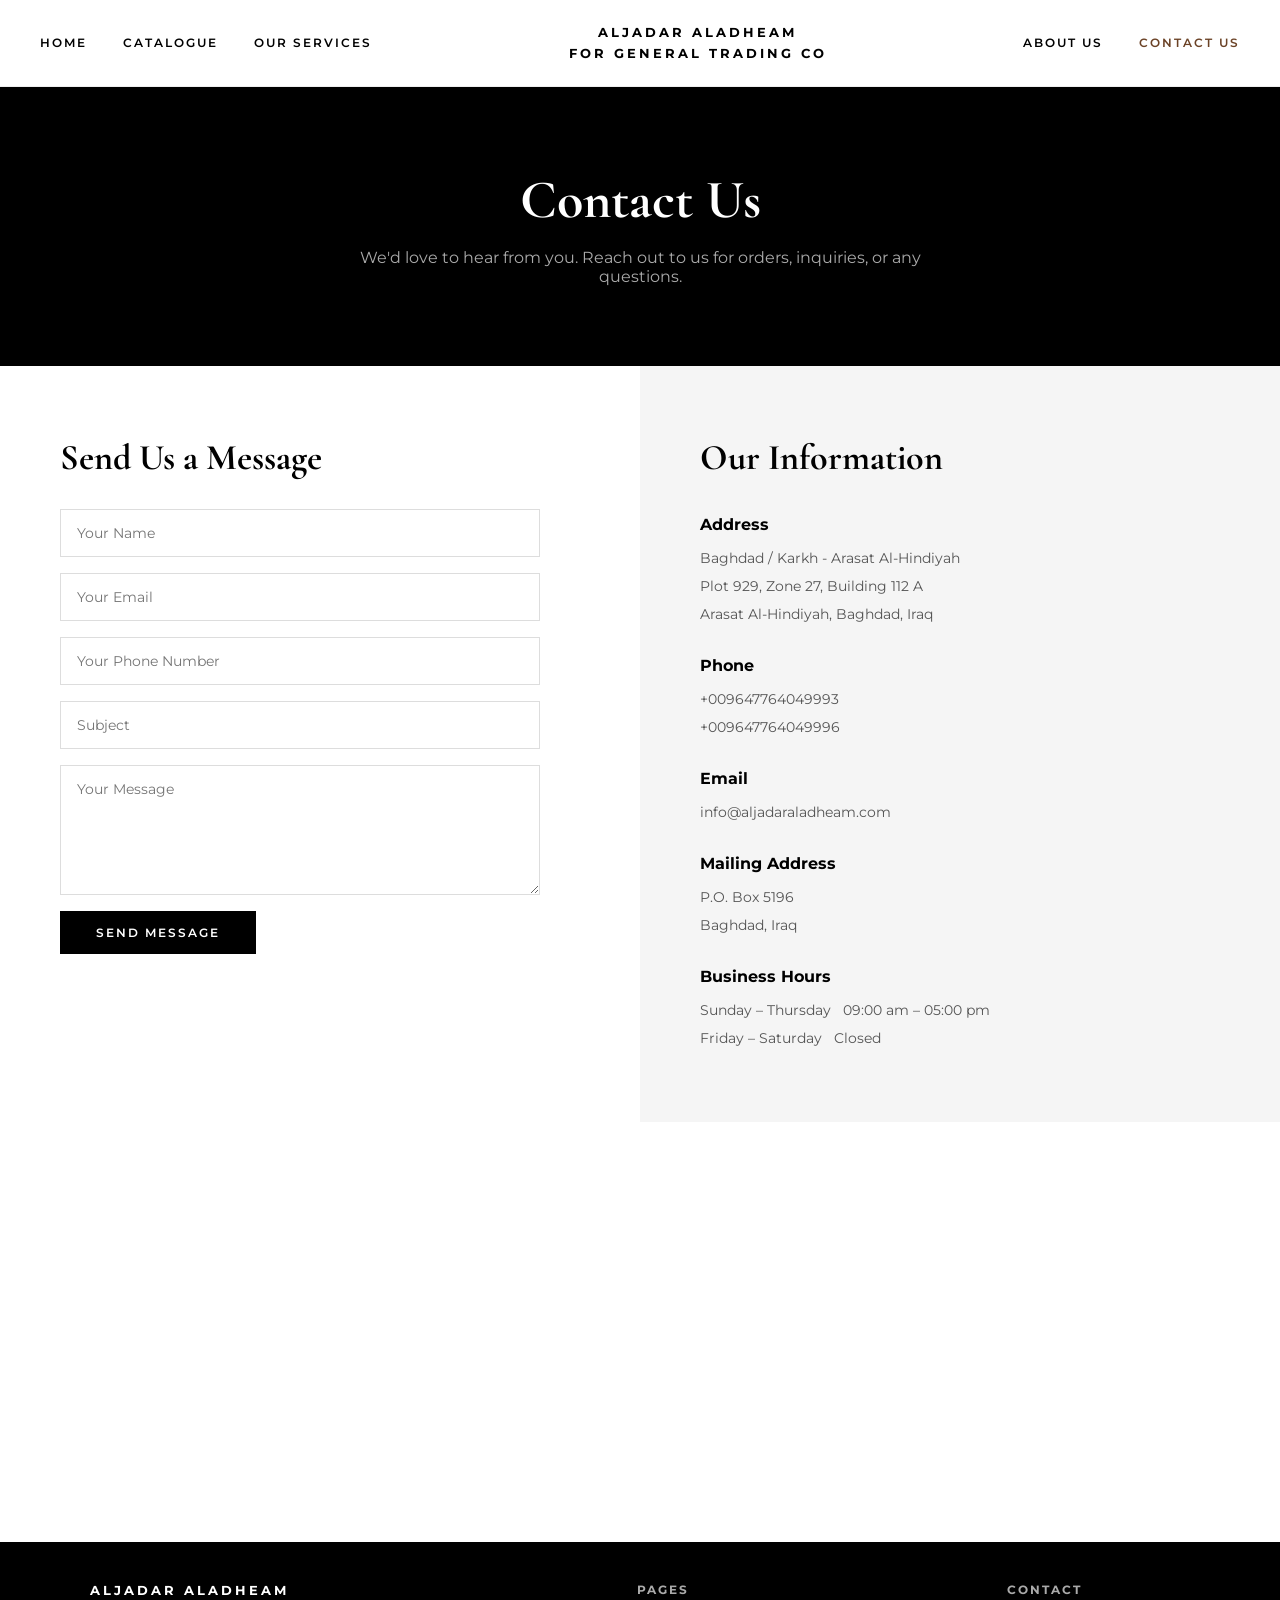
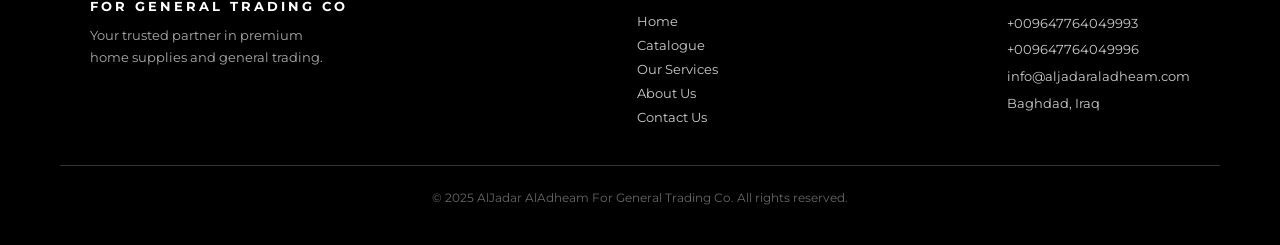
<file: contact.html>
<!DOCTYPE html>
<html lang="en">
<head>
  <meta charset="UTF-8" />
  <meta name="viewport" content="width=device-width, initial-scale=1.0"/>
  <title>Contact Us – AlJadar AlAdheam For General Trading Co</title>
  <link rel="stylesheet" href="style.css" />
</head>
<body>

  <!-- NAVIGATION -->
  <nav>
    <div class="nav-left">
      <a href="index.html">Home</a>
      <a href="catalogue.html">Catalogue</a>
      <a href="services.html">Our Services</a>
    </div>
    <div class="nav-center">
      ALJADAR ALADHEAM<br>FOR GENERAL TRADING CO
    </div>
    <div class="nav-right">
      <a href="about.html">About Us</a>
      <a href="contact.html" class="active">Contact Us</a>
    </div>
    <span class="nav-mobile-brand">ALJADAR ALADHEAM<br>FOR GENERAL TRADING CO</span>
    <button class="hamburger" id="hamburger" aria-label="Open menu">
      <span></span><span></span><span></span>
    </button>
  </nav>

  <!-- MOBILE MENU -->
  <div class="mobile-menu" id="mobileMenu">
    <div class="mobile-brand">ALJADAR ALADHEAM<br>FOR GENERAL TRADING CO</div>
    <a href="index.html">Home</a>
    <a href="catalogue.html">Catalogue</a>
    <a href="services.html">Our Services</a>
    <a href="about.html">About Us</a>
    <a href="contact.html" class="active">Contact Us</a>
  </div>

  <!-- PAGE HEADER -->
  <section class="page-header">
    <h1>Contact Us</h1>
    <p>We'd love to hear from you. Reach out to us for orders, inquiries, or any questions.</p>
  </section>

  <!-- CONTACT MAIN -->
  <section class="contact-page-section">

    <!-- Contact Form -->
    <div class="contact-form-area">
      <h2>Send Us a Message</h2>
      <form class="contact-form" onsubmit="handleSubmit(event)">
        <input type="text" placeholder="Your Name" required />
        <input type="email" placeholder="Your Email" required />
        <input type="tel" placeholder="Your Phone Number" />
        <input type="text" placeholder="Subject" />
        <textarea placeholder="Your Message"></textarea>
        <button type="submit">Send Message</button>
      </form>
      <p id="form-success" style="display:none; margin-top:20px; color:#6B4226; font-size:14px; font-weight:600;">
        Thank you! Your message has been sent. We will get back to you shortly.
      </p>
    </div>

    <!-- Contact Details -->
    <div class="contact-details-area">
      <h2>Our Information</h2>

      <h3>Address</h3>
      <p>Baghdad / Karkh - Arasat Al-Hindiyah</p>
      <p>Plot 929, Zone 27, Building 112 A</p>
      <p>Arasat Al-Hindiyah, Baghdad, Iraq</p>

      <h3>Phone</h3>
      <a href="tel:+009647764049993">+009647764049993</a>
      <a href="tel:+009647764049996">+009647764049996</a>

      <h3>Email</h3>
      <a href="mailto:info@aljadaraladheam.com">info@aljadaraladheam.com</a>

      <h3>Mailing Address</h3>
      <p>P.O. Box 5196</p>
      <p>Baghdad, Iraq</p>

      <h3>Business Hours</h3>
      <p>Sunday – Thursday &nbsp; 09:00 am – 05:00 pm</p>
      <p>Friday – Saturday &nbsp; Closed</p>
    </div>

  </section>

  <!-- MAP -->
  <div class="map-section">
    <iframe
      src="https://www.openstreetmap.org/export/embed.html?bbox=44.36,33.29,44.42,33.33&layer=mapnik&marker=33.312,44.388"
      title="AlJadar AlAdheam Location - Baghdad, Arasat Al-Hindiyah"
      allowfullscreen
      loading="lazy"
    ></iframe>
  </div>

  <!-- FOOTER -->
  <footer>
    <div class="footer-inner">
      <div class="footer-brand">
        <div class="brand-name">AlJadar AlAdheam<br>For General Trading Co</div>
        <p>Your trusted partner in premium home supplies and general trading.</p>
      </div>
      <div class="footer-links">
        <h4>Pages</h4>
        <a href="index.html">Home</a>
        <a href="catalogue.html">Catalogue</a>
        <a href="services.html">Our Services</a>
        <a href="about.html">About Us</a>
        <a href="contact.html">Contact Us</a>
      </div>
      <div class="footer-contact">
        <h4>Contact</h4>
        <p>+009647764049993</p>
        <p>+009647764049996</p>
        <p>info@aljadaraladheam.com</p>
        <p>Baghdad, Iraq</p>
      </div>
    </div>
    <div class="footer-bottom">
      <p>&copy; 2025 AlJadar AlAdheam For General Trading Co. All rights reserved.</p>
    </div>
  </footer>

  <script>
    function handleSubmit(e) {
      e.preventDefault();
      document.getElementById('form-success').style.display = 'block';
      e.target.reset();
    }

    const hamburger = document.getElementById('hamburger');
    const mobileMenu = document.getElementById('mobileMenu');
    hamburger.addEventListener('click', () => {
      hamburger.classList.toggle('open');
      mobileMenu.classList.toggle('open');
      document.body.style.overflow = mobileMenu.classList.contains('open') ? 'hidden' : '';
    });
  </script>

</body>
</html>
</file>
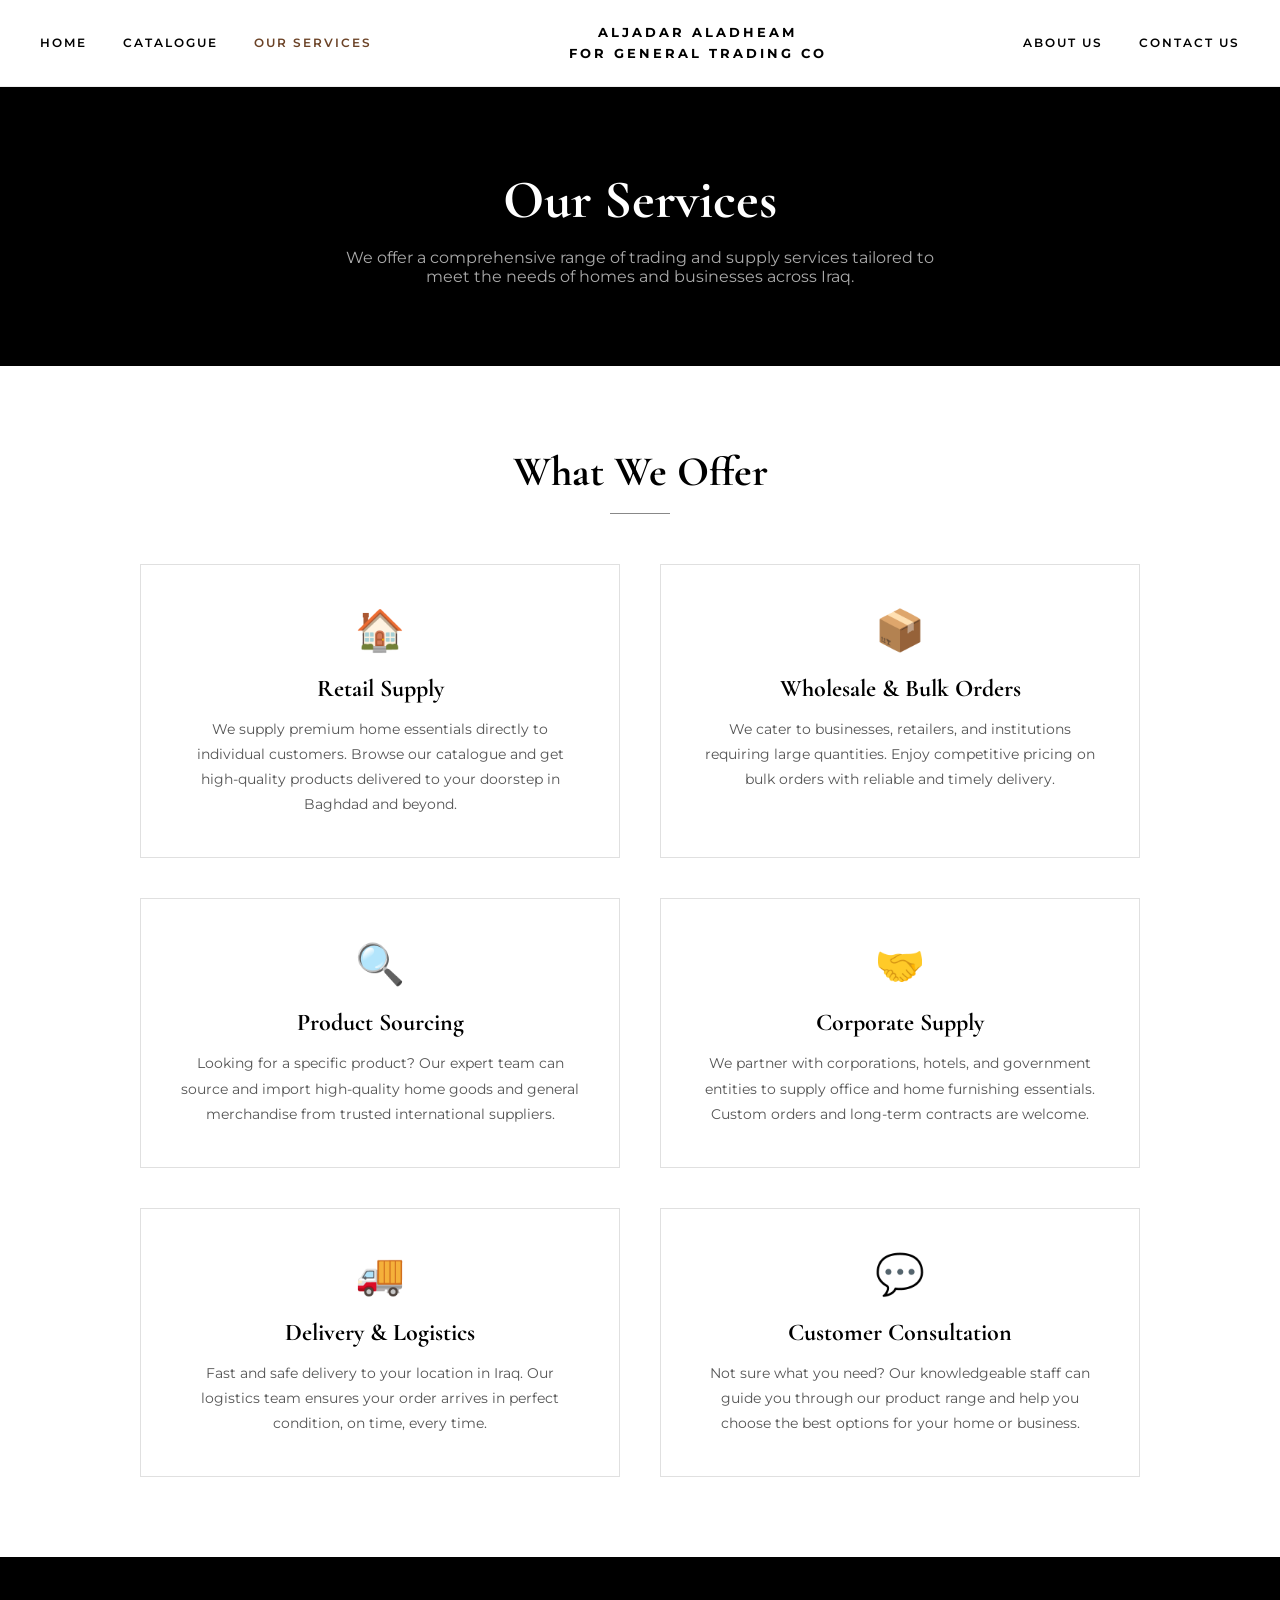
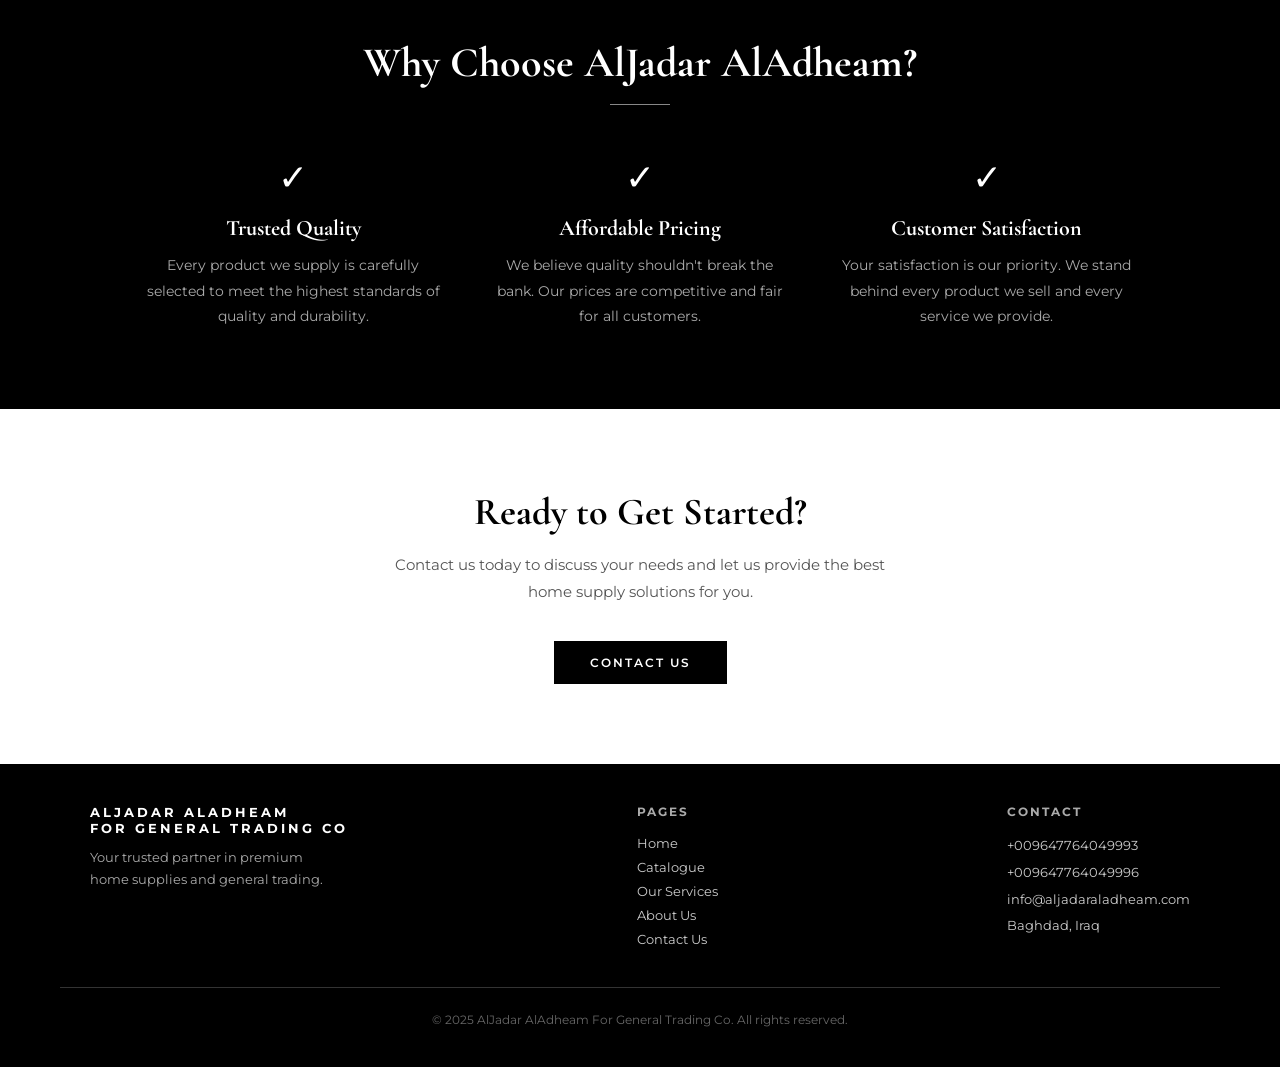
<file: services.html>
<!DOCTYPE html>
<html lang="en">
<head>
  <meta charset="UTF-8" />
  <meta name="viewport" content="width=device-width, initial-scale=1.0"/>
  <title>Our Services – AlJadar AlAdheam For General Trading Co</title>
  <link rel="stylesheet" href="style.css" />
</head>
<body>

  <!-- NAVIGATION -->
  <nav>
    <div class="nav-left">
      <a href="index.html">Home</a>
      <a href="catalogue.html">Catalogue</a>
      <a href="services.html" class="active">Our Services</a>
    </div>
    <div class="nav-center">
      ALJADAR ALADHEAM<br>FOR GENERAL TRADING CO
    </div>
    <div class="nav-right">
      <a href="about.html">About Us</a>
      <a href="contact.html">Contact Us</a>
    </div>
    <span class="nav-mobile-brand">ALJADAR ALADHEAM<br>FOR GENERAL TRADING CO</span>
    <button class="hamburger" id="hamburger" aria-label="Open menu">
      <span></span><span></span><span></span>
    </button>
  </nav>

  <!-- MOBILE MENU -->
  <div class="mobile-menu" id="mobileMenu">
    <div class="mobile-brand">ALJADAR ALADHEAM<br>FOR GENERAL TRADING CO</div>
    <a href="index.html">Home</a>
    <a href="catalogue.html">Catalogue</a>
    <a href="services.html" class="active">Our Services</a>
    <a href="about.html">About Us</a>
    <a href="contact.html">Contact Us</a>
  </div>

  <!-- PAGE HEADER -->
  <section class="page-header">
    <h1>Our Services</h1>
    <p>We offer a comprehensive range of trading and supply services tailored to meet the needs of homes and businesses across Iraq.</p>
  </section>

  <!-- SERVICES SECTION -->
  <section class="services-section">
    <div class="section-title">
      <h2>What We Offer</h2>
      <div class="divider"></div>
    </div>

    <div class="services-grid">

      <div class="service-card">
        <div class="service-icon">🏠</div>
        <h3>Retail Supply</h3>
        <p>We supply premium home essentials directly to individual customers. Browse our catalogue and get high-quality products delivered to your doorstep in Baghdad and beyond.</p>
      </div>

      <div class="service-card">
        <div class="service-icon">📦</div>
        <h3>Wholesale &amp; Bulk Orders</h3>
        <p>We cater to businesses, retailers, and institutions requiring large quantities. Enjoy competitive pricing on bulk orders with reliable and timely delivery.</p>
      </div>

      <div class="service-card">
        <div class="service-icon">🔍</div>
        <h3>Product Sourcing</h3>
        <p>Looking for a specific product? Our expert team can source and import high-quality home goods and general merchandise from trusted international suppliers.</p>
      </div>

      <div class="service-card">
        <div class="service-icon">🤝</div>
        <h3>Corporate Supply</h3>
        <p>We partner with corporations, hotels, and government entities to supply office and home furnishing essentials. Custom orders and long-term contracts are welcome.</p>
      </div>

      <div class="service-card">
        <div class="service-icon">🚚</div>
        <h3>Delivery &amp; Logistics</h3>
        <p>Fast and safe delivery to your location in Iraq. Our logistics team ensures your order arrives in perfect condition, on time, every time.</p>
      </div>

      <div class="service-card">
        <div class="service-icon">💬</div>
        <h3>Customer Consultation</h3>
        <p>Not sure what you need? Our knowledgeable staff can guide you through our product range and help you choose the best options for your home or business.</p>
      </div>

    </div>
  </section>

  <!-- WHY CHOOSE US -->
  <section style="background:#000; color:#fff; padding:80px 60px; text-align:center;">
    <div class="section-title" style="margin-bottom:50px;">
      <h2 style="color:#fff; font-family:'Cormorant Garamond',serif; font-size:42px; font-weight:700;">Why Choose AlJadar AlAdheam?</h2>
      <div class="divider"></div>
    </div>
    <div style="display:grid; grid-template-columns:repeat(3,1fr); gap:40px; max-width:1000px; margin:0 auto;">
      <div>
        <div style="font-size:36px; margin-bottom:16px;">✓</div>
        <h3 style="font-family:'Cormorant Garamond',serif; font-size:22px; margin-bottom:12px;">Trusted Quality</h3>
        <p style="font-size:14px; color:#aaa; line-height:1.8;">Every product we supply is carefully selected to meet the highest standards of quality and durability.</p>
      </div>
      <div>
        <div style="font-size:36px; margin-bottom:16px;">✓</div>
        <h3 style="font-family:'Cormorant Garamond',serif; font-size:22px; margin-bottom:12px;">Affordable Pricing</h3>
        <p style="font-size:14px; color:#aaa; line-height:1.8;">We believe quality shouldn't break the bank. Our prices are competitive and fair for all customers.</p>
      </div>
      <div>
        <div style="font-size:36px; margin-bottom:16px;">✓</div>
        <h3 style="font-family:'Cormorant Garamond',serif; font-size:22px; margin-bottom:12px;">Customer Satisfaction</h3>
        <p style="font-size:14px; color:#aaa; line-height:1.8;">Your satisfaction is our priority. We stand behind every product we sell and every service we provide.</p>
      </div>
    </div>
  </section>

  <!-- CTA -->
  <section style="background:#fff; padding:80px 60px; text-align:center;">
    <h2 style="font-family:'Cormorant Garamond',serif; font-size:38px; font-weight:700; margin-bottom:16px;">Ready to Get Started?</h2>
    <p style="font-size:15px; color:#555; margin-bottom:36px; max-width:500px; margin-left:auto; margin-right:auto; line-height:1.8;">Contact us today to discuss your needs and let us provide the best home supply solutions for you.</p>
    <a href="contact.html" class="hero-btn">Contact Us</a>
  </section>

  <!-- FOOTER -->
  <footer>
    <div class="footer-inner">
      <div class="footer-brand">
        <div class="brand-name">AlJadar AlAdheam<br>For General Trading Co</div>
        <p>Your trusted partner in premium home supplies and general trading.</p>
      </div>
      <div class="footer-links">
        <h4>Pages</h4>
        <a href="index.html">Home</a>
        <a href="catalogue.html">Catalogue</a>
        <a href="services.html">Our Services</a>
        <a href="about.html">About Us</a>
        <a href="contact.html">Contact Us</a>
      </div>
      <div class="footer-contact">
        <h4>Contact</h4>
        <p>+009647764049993</p>
        <p>+009647764049996</p>
        <p>info@aljadaraladheam.com</p>
        <p>Baghdad, Iraq</p>
      </div>
    </div>
    <div class="footer-bottom">
      <p>&copy; 2025 AlJadar AlAdheam For General Trading Co. All rights reserved.</p>
    </div>
  </footer>

  <script>
    const hamburger = document.getElementById('hamburger');
    const mobileMenu = document.getElementById('mobileMenu');
    hamburger.addEventListener('click', () => {
      hamburger.classList.toggle('open');
      mobileMenu.classList.toggle('open');
      document.body.style.overflow = mobileMenu.classList.contains('open') ? 'hidden' : '';
    });
  </script>
</body>
</html>
</file>
<file: style.css>
/* ============================
   ALJADAR ALADHEAM - Main Stylesheet
   ============================ */

@import url('https://fonts.googleapis.com/css2?family=Cormorant+Garamond:wght@400;600;700&family=Montserrat:wght@300;400;500;600;700&display=swap');

* {
  margin: 0;
  padding: 0;
  box-sizing: border-box;
}

:root {
  --black: #000000;
  --white: #ffffff;
  --brown: #6B4226;
  --light-brown: #8B5E3C;
  --gray-bg: #f5f5f5;
  --gray-text: #555555;
  --dark-gray: #222222;
}

body {
  font-family: 'Montserrat', sans-serif;
  color: var(--black);
  background: var(--white);
}

/* ============================
   NAVIGATION
   ============================ */

nav {
  background: var(--white);
  display: flex;
  align-items: center;
  justify-content: space-between;
  padding: 22px 40px;
  position: sticky;
  top: 0;
  z-index: 1000;
  border-bottom: 1px solid #eee;
}

.nav-left, .nav-right {
  display: flex;
  gap: 36px;
  align-items: center;
}

.nav-center {
  text-align: center;
  font-family: 'Montserrat', sans-serif;
  font-weight: 700;
  font-size: 13px;
  letter-spacing: 3px;
  line-height: 1.6;
  color: var(--black);
  text-transform: uppercase;
}

nav a {
  text-decoration: none;
  color: var(--black);
  font-size: 12px;
  font-weight: 600;
  letter-spacing: 2px;
  text-transform: uppercase;
  transition: color 0.2s;
}

nav a:hover,
nav a.active {
  color: var(--brown);
}

/* Mobile hamburger */
.hamburger {
  display: none;
  flex-direction: column;
  gap: 5px;
  cursor: pointer;
  background: none;
  border: none;
  padding: 4px;
  z-index: 1100;
}

.hamburger span {
  display: block;
  width: 26px;
  height: 2px;
  background: var(--black);
  transition: all 0.3s;
}

.hamburger.open span:nth-child(1) {
  transform: translateY(7px) rotate(45deg);
}
.hamburger.open span:nth-child(2) {
  opacity: 0;
}
.hamburger.open span:nth-child(3) {
  transform: translateY(-7px) rotate(-45deg);
}

/* Mobile nav drawer */
.mobile-menu {
  display: none;
  position: fixed;
  top: 0; left: 0; right: 0; bottom: 0;
  background: var(--white);
  z-index: 1050;
  flex-direction: column;
  align-items: center;
  justify-content: center;
  gap: 32px;
}

.mobile-menu.open {
  display: flex;
}

.mobile-menu a {
  text-decoration: none;
  color: var(--black);
  font-size: 18px;
  font-weight: 600;
  letter-spacing: 3px;
  text-transform: uppercase;
  transition: color 0.2s;
}

.mobile-menu a:hover,
.mobile-menu a.active {
  color: var(--brown);
}

.mobile-menu .mobile-brand {
  font-family: 'Montserrat', sans-serif;
  font-weight: 700;
  font-size: 13px;
  letter-spacing: 3px;
  text-transform: uppercase;
  text-align: center;
  line-height: 1.8;
  color: #aaa;
  margin-bottom: 10px;
}

/* ============================
   HERO SECTION
   ============================ */

.hero {
  background: var(--white);
  min-height: 85vh;
  display: flex;
  align-items: center;
  padding: 80px 80px 60px;
  gap: 60px;
}

.hero-text {
  flex: 1;
  max-width: 520px;
}

.hero-text h1 {
  font-family: 'Cormorant Garamond', serif;
  font-size: 52px;
  font-weight: 700;
  line-height: 1.2;
  margin-bottom: 24px;
  color: var(--black);
}

.hero-text p {
  font-size: 16px;
  color: var(--gray-text);
  line-height: 1.8;
  margin-bottom: 36px;
}

.hero-btn {
  display: inline-block;
  background: var(--black);
  color: var(--white);
  padding: 14px 36px;
  font-size: 12px;
  font-weight: 600;
  letter-spacing: 2px;
  text-transform: uppercase;
  text-decoration: none;
  transition: background 0.2s;
}

.hero-btn:hover {
  background: var(--brown);
}

.hero-logo {
  flex: 1;
  display: flex;
  justify-content: center;
  align-items: center;
}

.hero-logo svg {
  width: 320px;
  height: 320px;
  max-width: 100%;
}

/* ============================
   SECTION TITLES
   ============================ */

.section-title {
  text-align: center;
  margin-bottom: 50px;
}

.section-title h2 {
  font-family: 'Cormorant Garamond', serif;
  font-size: 42px;
  font-weight: 700;
  margin-bottom: 16px;
}

.section-title .divider {
  width: 60px;
  height: 1px;
  background: #888;
  margin: 0 auto;
}

/* ============================
   PRODUCTS SECTION (dark)
   ============================ */

.products-section {
  background: var(--black);
  color: var(--white);
  padding: 80px 60px;
}

.products-section .section-title h2 {
  color: var(--white);
  font-size: 46px;
}

.products-section .section-title .divider {
  background: #555;
}

.products-grid {
  display: grid;
  grid-template-columns: repeat(3, 1fr);
  gap: 50px 40px;
}

.product-card {
  text-align: center;
}

.product-card h3 {
  font-family: 'Cormorant Garamond', serif;
  font-size: 26px;
  font-weight: 600;
  margin-bottom: 18px;
  color: var(--white);
}

.product-card img {
  width: 100%;
  height: 260px;
  object-fit: cover;
  display: block;
  margin-bottom: 20px;
}

.product-card p {
  font-size: 14px;
  line-height: 1.8;
  color: #cccccc;
  max-width: 340px;
  margin: 0 auto;
}

/* ============================
   WELCOME / ABOUT SECTION (dark)
   ============================ */

.welcome-section {
  background: var(--black);
  color: var(--white);
  padding: 80px 80px;
  border-top: 1px solid #222;
}

.welcome-inner {
  display: flex;
  align-items: center;
  gap: 70px;
  max-width: 1200px;
  margin: 0 auto;
}

.welcome-inner .section-title {
  margin-bottom: 0;
  text-align: center;
}

.welcome-section .section-title h2 {
  color: var(--white);
}

.welcome-image {
  flex: 1;
  min-width: 0;
}

.welcome-image img {
  width: 100%;
  height: 420px;
  object-fit: cover;
  display: block;
}

.welcome-content {
  flex: 1;
  min-width: 0;
  text-align: center;
}

.welcome-content h3 {
  font-family: 'Cormorant Garamond', serif;
  font-size: 28px;
  font-weight: 600;
  margin-bottom: 28px;
  color: var(--white);
}

.welcome-content p {
  font-size: 15px;
  line-height: 1.9;
  color: #cccccc;
  margin-bottom: 20px;
  text-align: center;
}

.welcome-content p strong {
  color: var(--white);
}

/* ============================
   CONTACT SECTION
   ============================ */

.contact-section {
  display: flex;
  min-height: 500px;
}

.contact-info {
  flex: 1;
  background: var(--gray-bg);
  padding: 70px 60px;
}

.contact-info h2 {
  font-family: 'Cormorant Garamond', serif;
  font-size: 36px;
  font-weight: 700;
  margin-bottom: 36px;
  color: var(--black);
}

.contact-info h3 {
  font-size: 18px;
  font-weight: 700;
  margin-bottom: 16px;
  margin-top: 32px;
  color: var(--black);
}

.contact-info p,
.contact-info a {
  font-size: 14px;
  line-height: 2;
  color: var(--gray-text);
  text-decoration: none;
  display: block;
}

.contact-info a:hover {
  color: var(--brown);
}

.contact-map {
  flex: 1;
  min-height: 400px;
}

.contact-map iframe {
  width: 100%;
  height: 100%;
  border: none;
  display: block;
}

/* ============================
   PAGE HEADER (inner pages)
   ============================ */

.page-header {
  background: var(--black);
  color: var(--white);
  padding: 80px 60px;
  text-align: center;
}

.page-header h1 {
  font-family: 'Cormorant Garamond', serif;
  font-size: 54px;
  font-weight: 700;
  margin-bottom: 16px;
}

.page-header p {
  font-size: 16px;
  color: #aaaaaa;
  max-width: 600px;
  margin: 0 auto;
}

/* ============================
   CATALOGUE PAGE
   ============================ */

.catalogue-section {
  background: var(--black);
  padding: 80px 60px;
}

/* ============================
   SERVICES PAGE
   ============================ */

.services-section {
  background: var(--white);
  padding: 80px 60px;
}

.services-grid {
  display: grid;
  grid-template-columns: repeat(2, 1fr);
  gap: 40px;
  max-width: 1000px;
  margin: 0 auto;
}

.service-card {
  border: 1px solid #e0e0e0;
  padding: 40px;
  text-align: center;
  transition: box-shadow 0.2s;
}

.service-card:hover {
  box-shadow: 0 4px 24px rgba(0,0,0,0.08);
}

.service-icon {
  font-size: 40px;
  margin-bottom: 20px;
}

.service-card h3 {
  font-family: 'Cormorant Garamond', serif;
  font-size: 24px;
  font-weight: 700;
  margin-bottom: 14px;
}

.service-card p {
  font-size: 14px;
  color: var(--gray-text);
  line-height: 1.8;
}

/* ============================
   ABOUT PAGE
   ============================ */

.about-section {
  background: var(--white);
  padding: 80px 80px;
}

.about-inner {
  display: flex;
  align-items: center;
  gap: 70px;
  max-width: 1200px;
  margin: 0 auto 80px;
}

.about-inner.reverse {
  flex-direction: row-reverse;
}

.about-inner img {
  flex: 1;
  width: 100%;
  height: 380px;
  object-fit: cover;
}

.about-text {
  flex: 1;
}

.about-text h2 {
  font-family: 'Cormorant Garamond', serif;
  font-size: 36px;
  font-weight: 700;
  margin-bottom: 20px;
}

.about-text p {
  font-size: 15px;
  line-height: 1.9;
  color: var(--gray-text);
  margin-bottom: 16px;
}

.values-grid {
  display: grid;
  grid-template-columns: repeat(3, 1fr);
  gap: 30px;
  max-width: 1000px;
  margin: 60px auto 0;
  text-align: center;
}

.value-item h3 {
  font-family: 'Cormorant Garamond', serif;
  font-size: 22px;
  font-weight: 700;
  margin-bottom: 10px;
}

.value-item p {
  font-size: 14px;
  color: var(--gray-text);
  line-height: 1.7;
}

/* ============================
   CONTACT PAGE
   ============================ */

.contact-page-section {
  display: flex;
  min-height: 600px;
}

.contact-form-area {
  flex: 1;
  padding: 70px 60px;
  background: var(--white);
}

.contact-form-area h2 {
  font-family: 'Cormorant Garamond', serif;
  font-size: 36px;
  font-weight: 700;
  margin-bottom: 30px;
}

.contact-form {
  display: flex;
  flex-direction: column;
  gap: 16px;
  max-width: 480px;
}

.contact-form input,
.contact-form textarea {
  padding: 14px 16px;
  border: 1px solid #ddd;
  font-family: 'Montserrat', sans-serif;
  font-size: 14px;
  outline: none;
  transition: border-color 0.2s;
  background: var(--white);
}

.contact-form input:focus,
.contact-form textarea:focus {
  border-color: var(--black);
}

.contact-form textarea {
  height: 130px;
  resize: vertical;
}

.contact-form button {
  background: var(--black);
  color: var(--white);
  border: none;
  padding: 14px 36px;
  font-family: 'Montserrat', sans-serif;
  font-size: 12px;
  font-weight: 600;
  letter-spacing: 2px;
  text-transform: uppercase;
  cursor: pointer;
  transition: background 0.2s;
  align-self: flex-start;
}

.contact-form button:hover {
  background: var(--brown);
}

.contact-details-area {
  flex: 1;
  background: var(--gray-bg);
  padding: 70px 60px;
}

.contact-details-area h2 {
  font-family: 'Cormorant Garamond', serif;
  font-size: 36px;
  font-weight: 700;
  margin-bottom: 36px;
}

.contact-details-area h3 {
  font-size: 16px;
  font-weight: 700;
  margin-bottom: 10px;
  margin-top: 28px;
  color: var(--black);
}

.contact-details-area p,
.contact-details-area a {
  font-size: 14px;
  line-height: 2;
  color: var(--gray-text);
  text-decoration: none;
  display: block;
}

.contact-details-area a:hover {
  color: var(--brown);
}

.map-section {
  height: 420px;
}

.map-section iframe {
  width: 100%;
  height: 100%;
  border: none;
  display: block;
}

/* ============================
   FOOTER
   ============================ */

footer {
  background: var(--black);
  color: var(--white);
  text-align: center;
  padding: 40px 60px;
}

.footer-inner {
  display: flex;
  justify-content: space-between;
  align-items: flex-start;
  gap: 40px;
  max-width: 1100px;
  margin: 0 auto 32px;
  text-align: left;
}

.footer-brand .brand-name {
  font-family: 'Montserrat', sans-serif;
  font-weight: 700;
  font-size: 13px;
  letter-spacing: 3px;
  text-transform: uppercase;
  margin-bottom: 10px;
}

.footer-brand p {
  font-size: 13px;
  color: #aaa;
  max-width: 240px;
  line-height: 1.7;
}

.footer-links h4,
.footer-contact h4 {
  font-size: 12px;
  font-weight: 700;
  letter-spacing: 2px;
  text-transform: uppercase;
  margin-bottom: 16px;
  color: #aaa;
}

.footer-links a {
  display: block;
  color: #ccc;
  text-decoration: none;
  font-size: 13px;
  margin-bottom: 8px;
  transition: color 0.2s;
}

.footer-links a:hover {
  color: var(--white);
}

.footer-contact p {
  font-size: 13px;
  color: #ccc;
  margin-bottom: 6px;
  line-height: 1.6;
}

.footer-bottom {
  border-top: 1px solid #333;
  padding-top: 24px;
  font-size: 12px;
  color: #666;
  text-align: center;
}

/* ============================
   RESPONSIVE
   ============================ */

@media (max-width: 900px) {
  /* Hide desktop nav links, show hamburger */
  .nav-left, .nav-right, .nav-center {
    display: none;
  }

  nav {
    justify-content: space-between;
    padding: 16px 20px;
  }

  .nav-mobile-brand {
    display: block;
    font-family: 'Montserrat', sans-serif;
    font-weight: 700;
    font-size: 11px;
    letter-spacing: 2px;
    text-transform: uppercase;
    line-height: 1.6;
    color: var(--black);
    text-align: left;
  }

  .hamburger {
    display: flex;
  }

  /* Hero */
  .hero {
    flex-direction: column;
    padding: 50px 24px 40px;
    min-height: auto;
    text-align: center;
  }

  .hero-text {
    max-width: 100%;
  }

  .hero-text h1 {
    font-size: 32px;
  }

  .hero-text p {
    font-size: 15px;
  }

  .hero-logo svg {
    width: 180px;
    height: 180px;
  }

  /* Products */
  .products-section {
    padding: 50px 20px;
  }

  .products-section .section-title h2 {
    font-size: 28px;
  }

  .products-grid {
    grid-template-columns: 1fr;
    gap: 40px;
  }

  .product-card img {
    height: 220px;
  }

  /* Welcome */
  .welcome-section {
    padding: 50px 20px;
  }

  .welcome-inner {
    flex-direction: column;
    gap: 32px;
  }

  .welcome-image img {
    height: 240px;
  }

  /* Contact section on home */
  .contact-section {
    flex-direction: column;
  }

  .contact-info {
    padding: 50px 24px;
  }

  .contact-map {
    min-height: 300px;
  }

  /* Services */
  .services-section {
    padding: 50px 20px;
  }

  .services-grid {
    grid-template-columns: 1fr;
  }

  .service-card {
    padding: 28px 24px;
  }

  /* About */
  .about-section {
    padding: 50px 20px;
  }

  .about-inner, .about-inner.reverse {
    flex-direction: column;
    gap: 28px;
  }

  .about-inner img {
    height: 240px;
  }

  .values-grid {
    grid-template-columns: 1fr;
    gap: 24px;
  }

  /* Contact page */
  .contact-page-section {
    flex-direction: column;
  }

  .contact-form-area {
    padding: 50px 24px;
  }

  .contact-details-area {
    padding: 50px 24px;
  }

  .contact-form button {
    align-self: stretch;
    text-align: center;
  }

  .map-section {
    height: 300px;
  }

  /* Footer */
  .footer-inner {
    flex-direction: column;
    gap: 28px;
  }

  footer {
    padding: 40px 24px;
  }

  /* Catalogue */
  .catalogue-section {
    padding: 50px 20px;
  }

  /* Page header */
  .page-header {
    padding: 50px 24px;
  }

  .page-header h1 {
    font-size: 34px;
  }

  /* Section titles */
  .section-title h2 {
    font-size: 28px;
  }
}

@media (max-width: 600px) {
  .hero-text h1 {
    font-size: 26px;
  }

  .page-header h1 {
    font-size: 28px;
  }

  .hero-btn {
    display: block;
    text-align: center;
  }
}

/* Hide mobile brand on desktop */
.nav-mobile-brand {
  display: none;
}
</file>
